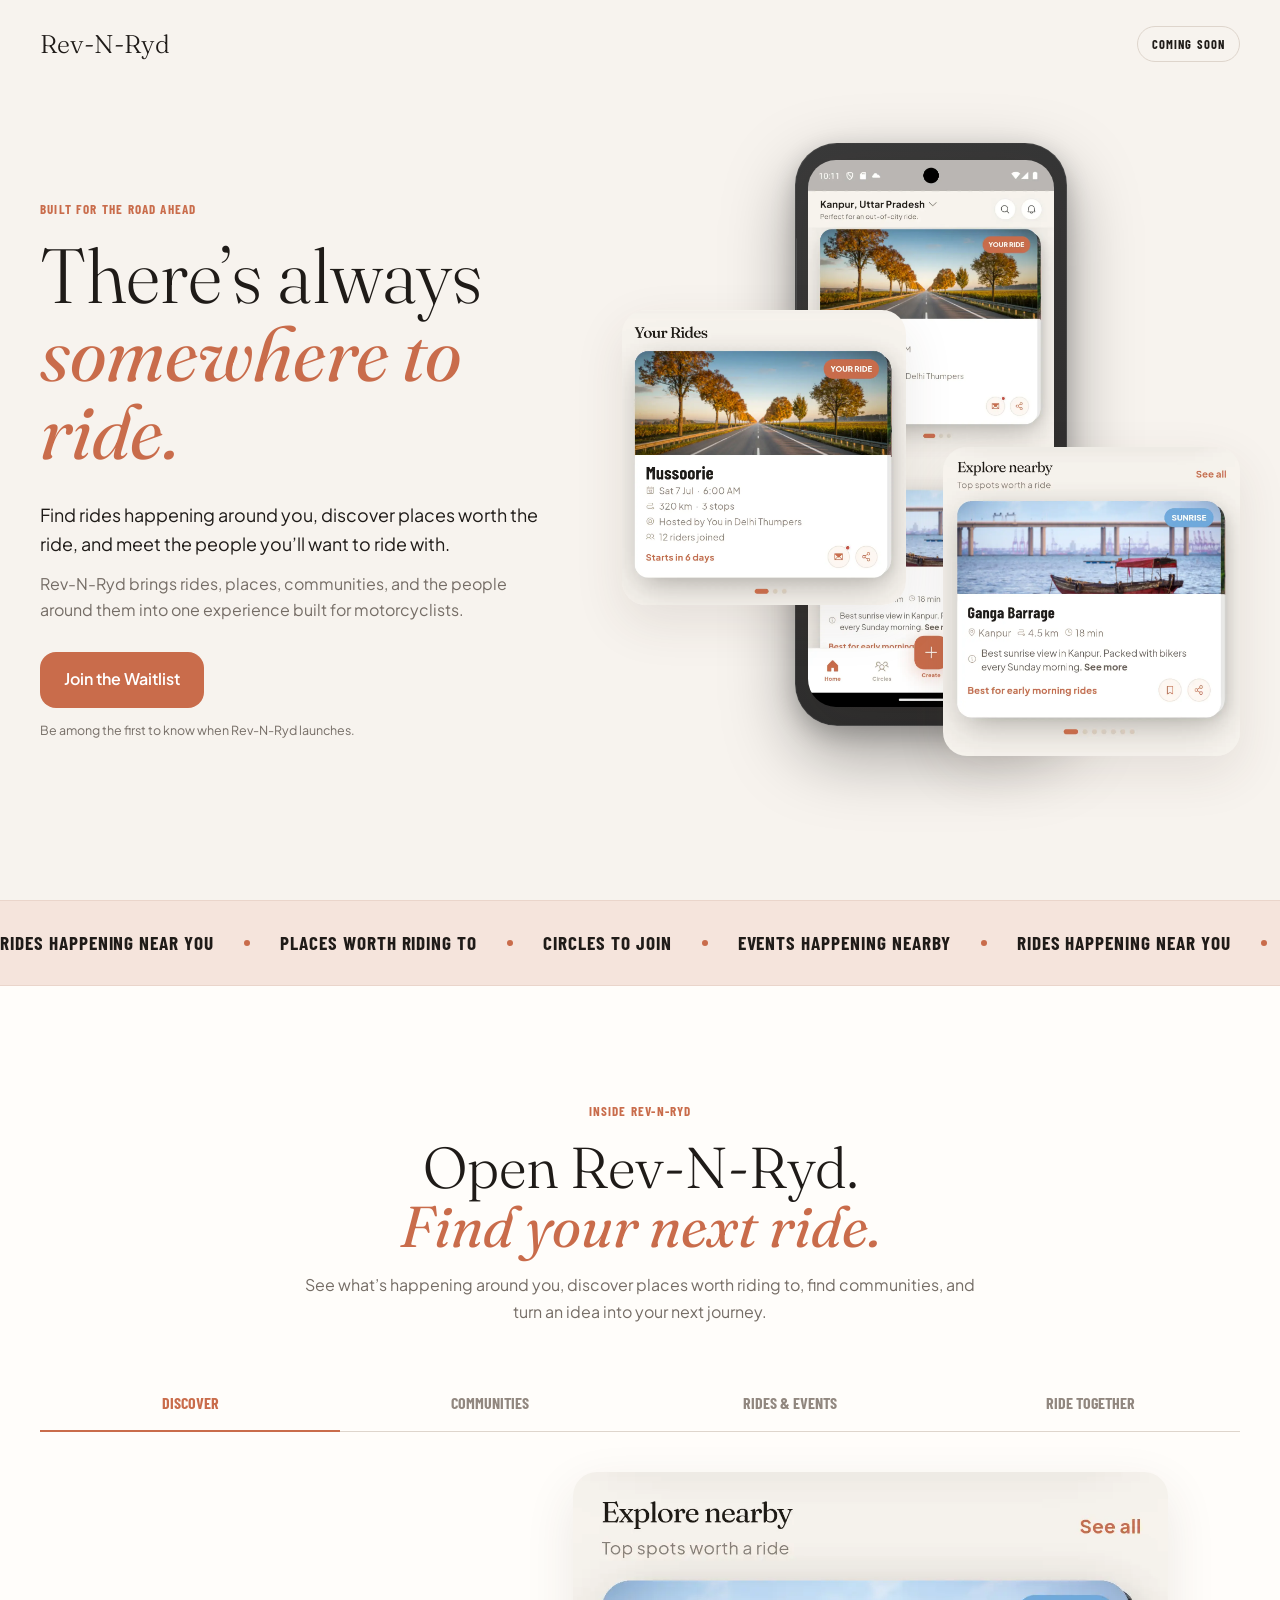
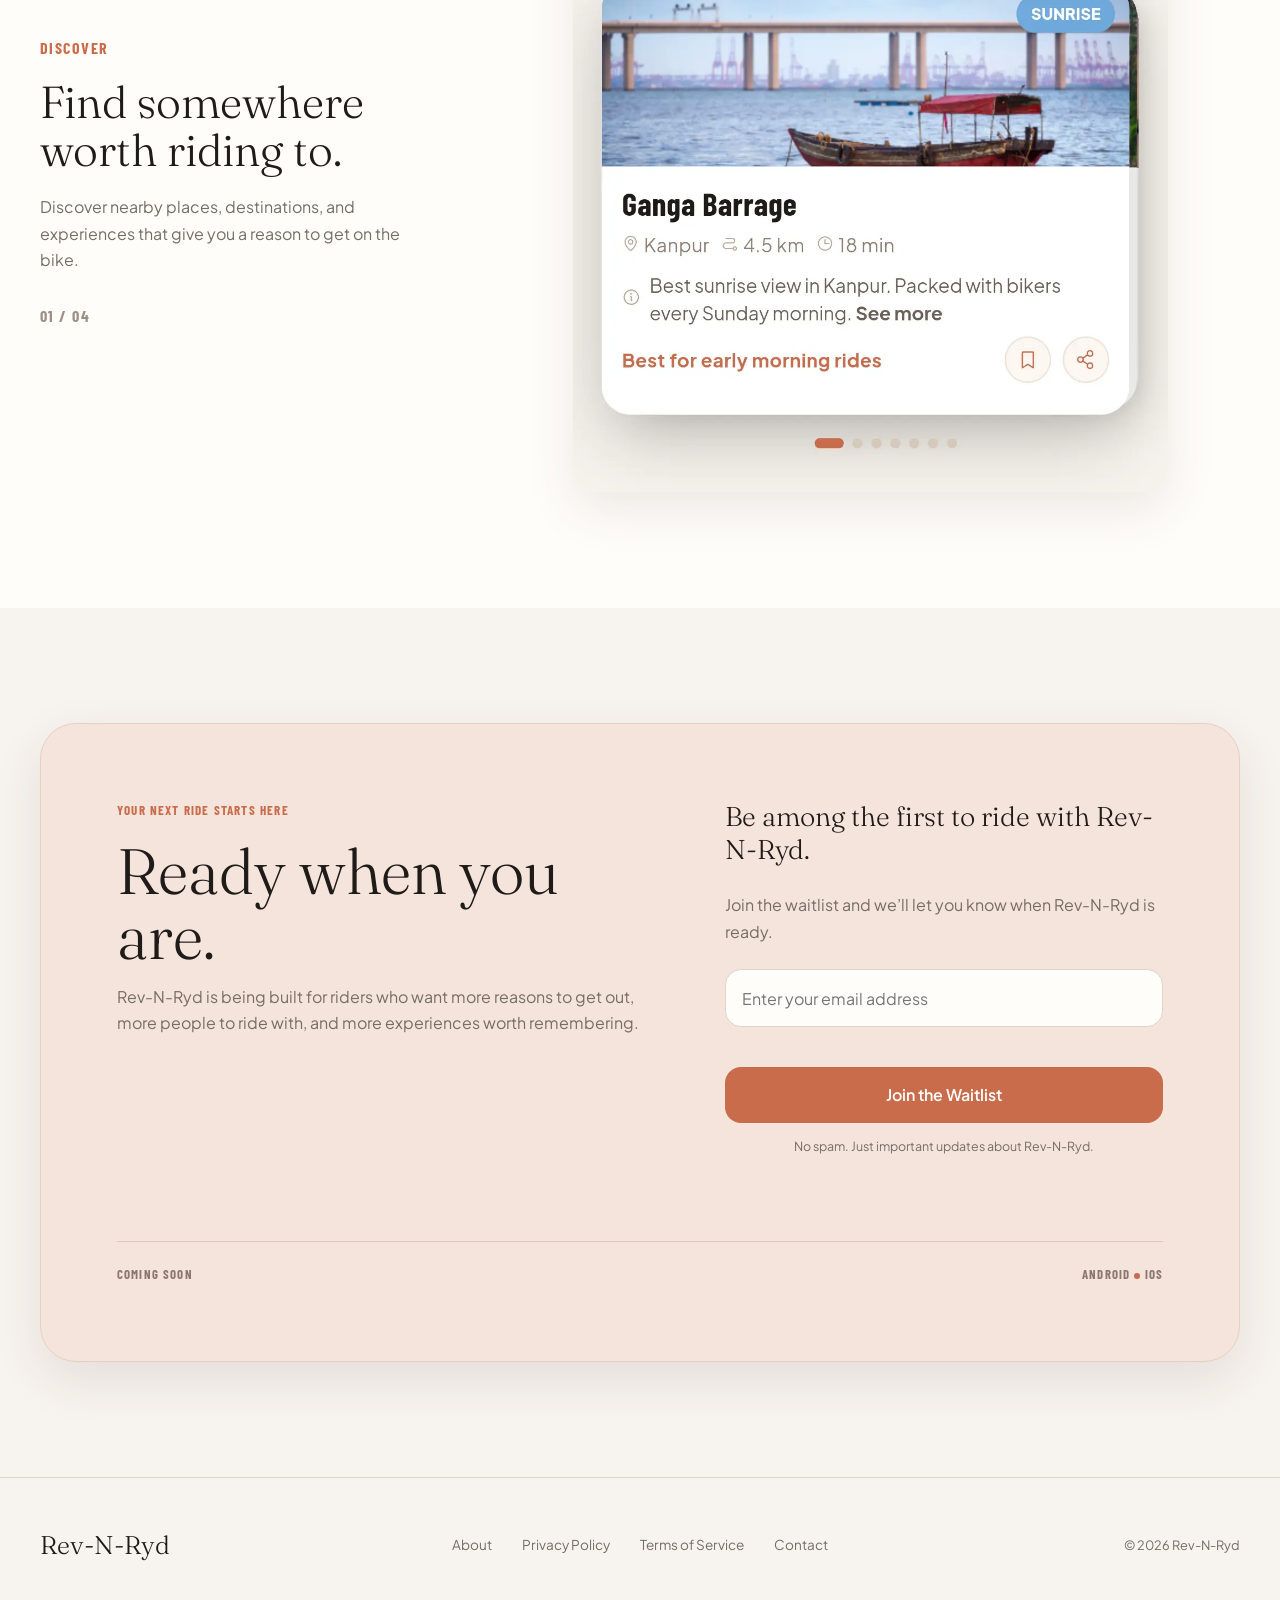
<file: index.html>
<!doctype html>
<html lang="en">
<head>
  <meta charset="utf-8">
  <meta name="viewport" content="width=device-width,initial-scale=1">
  <title>Rev-N-Ryd — Motorcycle Community &amp; Group Riding App</title>
  <link rel="preconnect" href="https://fonts.googleapis.com">
  <link rel="preconnect" href="https://fonts.gstatic.com" crossorigin>
  <link href="https://fonts.googleapis.com/css2?family=Barlow+Condensed:wght@600;700&family=Fraunces:ital,opsz,wght@0,9..144,300;1,9..144,400&family=Plus+Jakarta+Sans:wght@400;500;600&display=swap" rel="stylesheet">
  <link rel="stylesheet" href="css/styles.css?v=20260707-2">
  <script src="js/main.js" defer></script>
<link rel="canonical" href="https://www.revnryd.com/">
<meta name="robots" content="index,follow">
<link rel="icon" href="/assets/icons/favicon.ico" sizes="any">
<link rel="icon" type="image/png" sizes="32x32" href="/assets/icons/favicon-32x32.png">
<link rel="apple-touch-icon" href="/assets/icons/apple-touch-icon.png">
<meta name="description" content="Rev-N-Ryd helps motorcyclists discover rides and places, build communities, plan journeys together, and stay connected on the road.">
<meta property="og:type" content="website">
<meta property="og:site_name" content="Rev-N-Ryd">
<meta property="og:title" content="Rev-N-Ryd — There's always somewhere to ride.">
<meta property="og:description" content="Discover rides, find places worth riding to, meet your community, and stay together on the road.">
<meta property="og:url" content="https://www.revnryd.com/">
<meta property="og:image" content="https://www.revnryd.com/assets/og-image.jpg">
<meta property="og:image:width" content="1200">
<meta property="og:image:height" content="630">
<meta name="twitter:card" content="summary_large_image">
<meta name="twitter:title" content="Rev-N-Ryd — There's always somewhere to ride.">
<meta name="twitter:description" content="Discover rides, find places worth riding to, meet your community, and stay together on the road.">
<meta name="twitter:image" content="https://www.revnryd.com/assets/og-image.jpg">

<script type="application/ld+json">
{
  "@context": "https://schema.org",
  "@graph": [
    {
      "@type": "Organization",
      "@id": "https://www.revnryd.com/#organization",
      "name": "Rev-N-Ryd",
      "alternateName": "RevNryd",
      "url": "https://www.revnryd.com/",
      "logo": {
        "@type": "ImageObject",
        "url": "https://www.revnryd.com/assets/icons/android-chrome-512x512.png"
      },
      "email": "hello@revnryd.com",
      "description": "Rev-N-Ryd is an upcoming motorcycle community and group riding platform."
    },
    {
      "@type": "WebSite",
      "@id": "https://www.revnryd.com/#website",
      "url": "https://www.revnryd.com/",
      "name": "Rev-N-Ryd",
      "alternateName": "RevNryd",
      "publisher": {
        "@id": "https://www.revnryd.com/#organization"
      }
    }
  ]
}
</script>
</head>
<body>
<header class="site-header container">
  <a class="wordmark" href="#top" aria-label="Rev-N-Ryd home">Rev-N-Ryd</a>
  <span class="coming-soon">COMING SOON</span>
</header>

<main id="top">
<section class="hero container">
  <div class="hero-copy reveal">
    <p class="eyebrow">BUILT FOR THE ROAD AHEAD</p>
    <h1>There’s always<br><em>somewhere to ride.</em></h1>
    <p class="hero-lead">Find rides happening around you, discover places worth the ride, and meet the people you’ll want to ride with.</p>
    <p class="hero-secondary">Rev-N-Ryd brings rides, places, communities, and the people around them into one experience built for motorcyclists.</p>
    <a class="button" href="#waitlist">Join the Waitlist</a>
    <p class="microcopy">Be among the first to know when Rev-N-Ryd launches.</p>
  </div>

  <div class="hero-product reveal" aria-label="Rev-N-Ryd product preview">
    <div class="shot-image shot-main home-device-frame"><img class="shot-image shot-main" src="assets/screenshots/home.webp" alt="Rev-N-Ryd home screen" width="921" height="2048" loading="eager" decoding="async" fetchpriority="high"></div>
    <img class="shot-image shot-rides" src="assets/screenshots/your-rides.webp" alt="" aria-hidden="true" width="1072" height="1113" loading="lazy" decoding="async">
    <img class="shot-image shot-explore" src="assets/screenshots/explore-nearby.webp" alt="" aria-hidden="true" width="1075" height="1120" loading="lazy" decoding="async">
  </div>
</section>

<section class="activity-strip" aria-label="What you can discover on Rev-N-Ryd">
  <div class="marquee">
    <div class="marquee-track">
      <div class="marquee-group">
        <span>RIDES HAPPENING NEAR YOU</span><i></i><span>PLACES WORTH RIDING TO</span><i></i><span>CIRCLES TO JOIN</span><i></i><span>EVENTS HAPPENING NEARBY</span><i></i>
      </div>
      <div class="marquee-group" aria-hidden="true">
        <span>RIDES HAPPENING NEAR YOU</span><i></i><span>PLACES WORTH RIDING TO</span><i></i><span>CIRCLES TO JOIN</span><i></i><span>EVENTS HAPPENING NEARBY</span><i></i>
      </div>
    </div>
  </div>
</section>

<section class="product-section section reveal" id="product">
  <div class="container">
    <div class="section-intro">
      <p class="eyebrow">INSIDE REV-N-RYD</p>
      <h2>Open Rev-N-Ryd.<br><em>Find your next ride.</em></h2>
      <p>See what’s happening around you, discover places worth riding to, find communities, and turn an idea into your next journey.</p>
    </div>

    <div class="tabs-wrap">
      <div class="tabs" role="tablist" aria-label="Rev-N-Ryd product experiences">
        <button role="tab" aria-selected="true" data-index="0">DISCOVER</button>
        <button role="tab" aria-selected="false" data-index="1">COMMUNITIES</button>
        <button role="tab" aria-selected="false" data-index="2">RIDES &amp; EVENTS</button>
        <button role="tab" aria-selected="false" data-index="3">RIDE TOGETHER</button>
      </div>
    </div>

    <div class="product-stage" role="tabpanel" tabindex="0">
      <div class="product-copy">
        <p class="product-label">DISCOVER</p>
        <h3>Find somewhere worth riding to.</h3>
        <p class="product-description">Discover nearby places, destinations, and experiences that give you a reason to get on the bike.</p>
        <p class="counter">01 / 04</p>
      </div>
      <div class="product-media"><img class="product-shot" src="assets/screenshots/explore-nearby.webp" alt="Explore Nearby in Rev-N-Ryd" width="1075" height="1120" loading="lazy" decoding="async"></div>
    </div>
  </div>
</section>

<section class="waitlist-section section reveal" id="waitlist">
  <div class="container">
    <div class="waitlist-card">
      <div>
        <p class="eyebrow">YOUR NEXT RIDE STARTS HERE</p>
        <h2>Ready when you are.</h2>
        <p>Rev-N-Ryd is being built for riders who want more reasons to get out, more people to ride with, and more experiences worth remembering.</p>
      </div>
      <div class="signup-area">
        <div id="formContent">
          <h3>Be among the first to ride with Rev-N-Ryd.</h3>
          <p>Join the waitlist and we’ll let you know when Rev-N-Ryd is ready.</p>
          <form id="waitlistForm" novalidate>
            <label class="sr-only" for="email">Email address</label>
            <input id="email" name="email" type="email" autocomplete="email" placeholder="Enter your email address" aria-describedby="emailError">
            <p class="error" id="emailError"></p>
            <button class="button" type="submit">Join the Waitlist</button>
          </form>
          <p class="privacy">No spam. Just important updates about Rev-N-Ryd.</p>
        </div>
        <div class="success" id="successState" aria-live="polite" hidden>
          <span class="success-mark" aria-hidden="true">✓</span>
          <h3>You’re on the list.</h3>
          <p>We’ll let you know when Rev-N-Ryd is ready to ride.</p>
        </div>
      </div>
      <div class="launch-row"><span>COMING SOON</span><span>ANDROID <i></i> IOS</span></div>
    </div>
  </div>
</section>
</main>

<footer class="site-footer">
  <div class="container footer-row">
    <a class="wordmark" href="#top">Rev-N-Ryd</a>
    <nav aria-label="Footer links"><a href="/about.html">About</a><a href="/privacy.html" >Privacy Policy</a><a href="/terms.html" >Terms of Service</a><a href="mailto:hello@revnryd.com" >Contact</a></nav>
    <p>© 2026 Rev-N-Ryd</p>
  </div>
</footer>
</body>
</html>
</file>
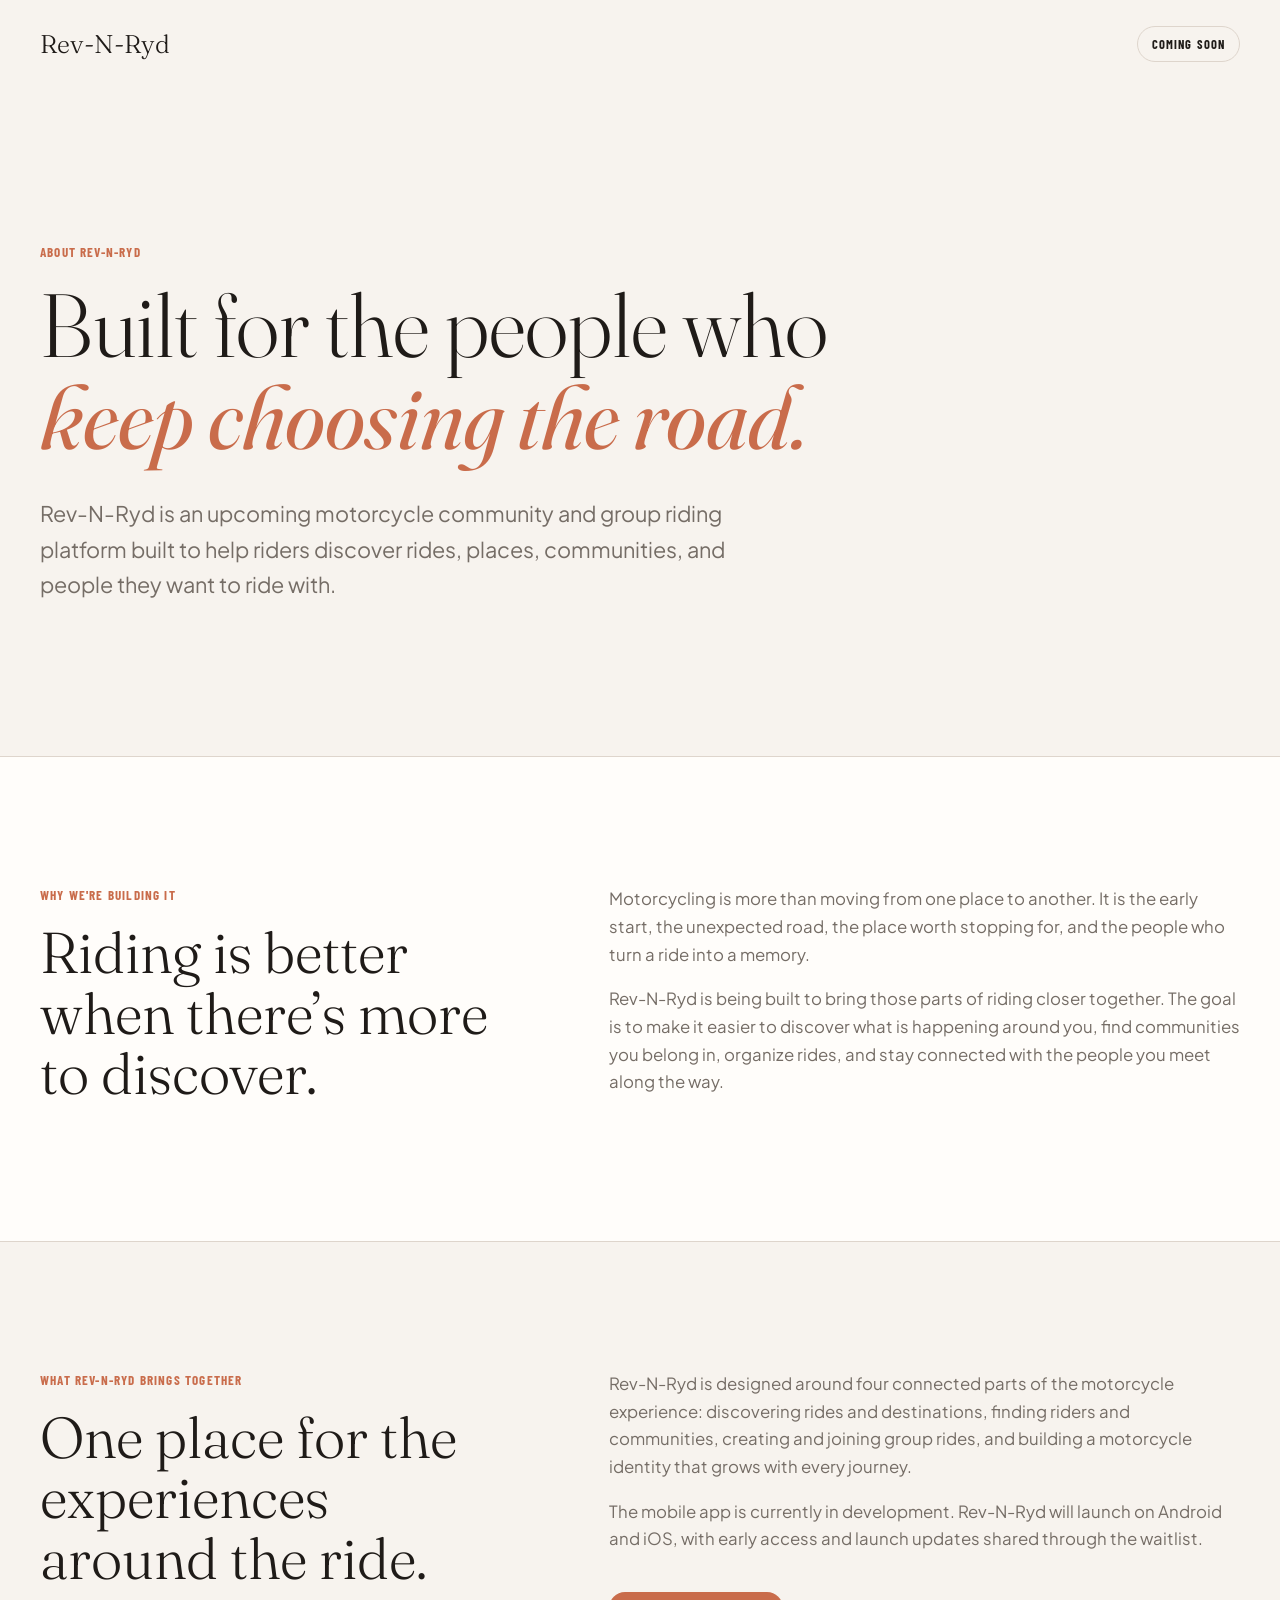
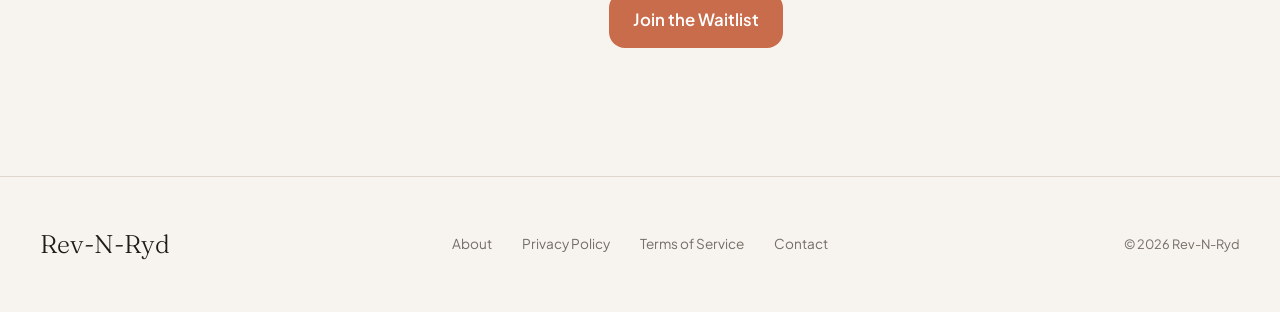
<file: about.html>
<!doctype html>
<html lang="en">
<head>
  <meta charset="utf-8">
  <meta name="viewport" content="width=device-width,initial-scale=1">
  <title>About Rev-N-Ryd — Built for Motorcyclists</title>
  <meta name="description" content="Learn about Rev-N-Ryd, an upcoming motorcycle community and group riding platform built to help riders discover rides, places, communities, and people to ride with.">
  <meta name="robots" content="index,follow">
  <link rel="canonical" href="https://www.revnryd.com/about.html">
  <link rel="preconnect" href="https://fonts.googleapis.com">
  <link rel="preconnect" href="https://fonts.gstatic.com" crossorigin>
  <link href="https://fonts.googleapis.com/css2?family=Barlow+Condensed:wght@600;700&family=Fraunces:ital,opsz,wght@0,9..144,300;1,9..144,400&family=Plus+Jakarta+Sans:wght@400;500;600&display=swap" rel="stylesheet">
  <link rel="stylesheet" href="css/styles.css?v=20260707-3">
  <link rel="icon" href="/assets/icons/favicon.ico" sizes="any">
  <link rel="icon" type="image/png" sizes="32x32" href="/assets/icons/favicon-32x32.png">
  <link rel="apple-touch-icon" href="/assets/icons/apple-touch-icon.png">
  <meta property="og:type" content="website">
  <meta property="og:site_name" content="Rev-N-Ryd">
  <meta property="og:title" content="About Rev-N-Ryd — Built for Motorcyclists">
  <meta property="og:description" content="Rev-N-Ryd is an upcoming motorcycle community and group riding platform built around rides, places, communities, and the people who make them matter.">
  <meta property="og:url" content="https://www.revnryd.com/about.html">
  <meta property="og:image" content="https://www.revnryd.com/assets/og-image.jpg">
  <meta name="twitter:card" content="summary_large_image">
  <meta name="twitter:title" content="About Rev-N-Ryd — Built for Motorcyclists">
  <meta name="twitter:description" content="An upcoming motorcycle community and group riding platform built to help riders find more reasons and more people to ride with.">
  <meta name="twitter:image" content="https://www.revnryd.com/assets/og-image.jpg">
<script type="application/ld+json">
{
  "@context": "https://schema.org",
  "@type": "AboutPage",
  "@id": "https://www.revnryd.com/about.html#webpage",
  "url": "https://www.revnryd.com/about.html",
  "name": "About Rev-N-Ryd",
  "isPartOf": {
    "@id": "https://www.revnryd.com/#website"
  },
  "about": {
    "@id": "https://www.revnryd.com/#organization"
  }
}
</script>
</head>
<body>
<header class="site-header container">
  <a class="wordmark" href="/" aria-label="Rev-N-Ryd home">Rev-N-Ryd</a>
  <span class="coming-soon">COMING SOON</span>
</header>
<main>
  <section class="about-hero container">
    <p class="eyebrow">ABOUT REV-N-RYD</p>
    <h1>Built for the people who<br><em>keep choosing the road.</em></h1>
    <p class="about-lead">Rev-N-Ryd is an upcoming motorcycle community and group riding platform built to help riders discover rides, places, communities, and people they want to ride with.</p>
  </section>
  <section class="about-section">
    <div class="container about-grid">
      <div><p class="eyebrow">WHY WE'RE BUILDING IT</p><h2>Riding is better when there’s more to discover.</h2></div>
      <div class="about-copy"><p>Motorcycling is more than moving from one place to another. It is the early start, the unexpected road, the place worth stopping for, and the people who turn a ride into a memory.</p><p>Rev-N-Ryd is being built to bring those parts of riding closer together. The goal is to make it easier to discover what is happening around you, find communities you belong in, organize rides, and stay connected with the people you meet along the way.</p></div>
    </div>
  </section>
  <section class="about-section about-section-alt">
    <div class="container about-grid">
      <div><p class="eyebrow">WHAT REV-N-RYD BRINGS TOGETHER</p><h2>One place for the experiences around the ride.</h2></div>
      <div class="about-copy"><p>Rev-N-Ryd is designed around four connected parts of the motorcycle experience: discovering rides and destinations, finding riders and communities, creating and joining group rides, and building a motorcycle identity that grows with every journey.</p><p>The mobile app is currently in development. Rev-N-Ryd will launch on Android and iOS, with early access and launch updates shared through the waitlist.</p><a class="button" href="/#waitlist">Join the Waitlist</a></div>
    </div>
  </section>
</main>
<footer class="site-footer">
  <div class="container footer-row">
    <a class="wordmark" href="/">Rev-N-Ryd</a>
    <nav aria-label="Footer links"><a href="/about.html">About</a><a href="/privacy.html">Privacy Policy</a><a href="/terms.html">Terms of Service</a><a href="mailto:hello@revnryd.com">Contact</a></nav>
    <p>© 2026 Rev-N-Ryd</p>
  </div>
</footer>
</body>
</html>
</file>
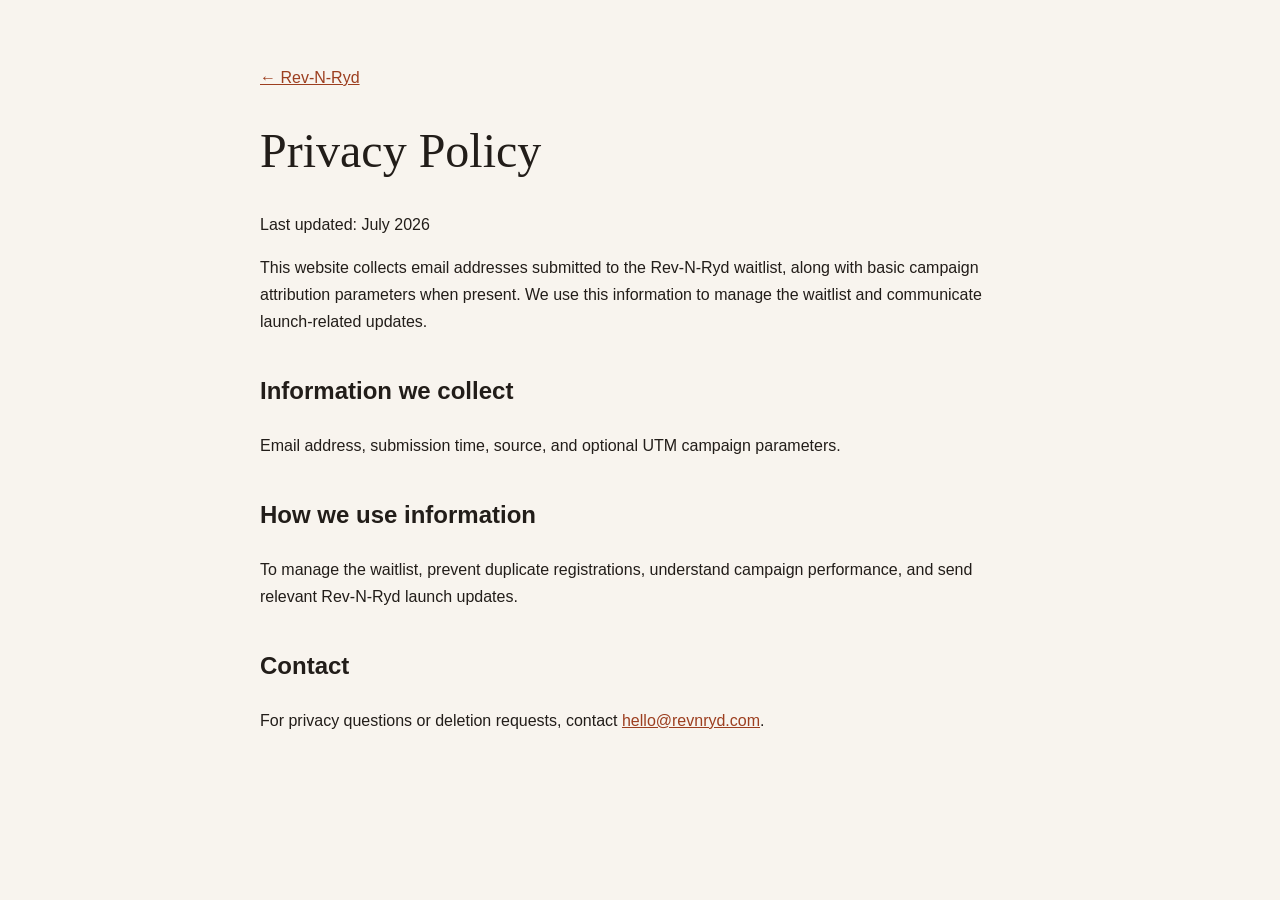
<file: privacy.html>
<!doctype html><html lang="en"><head><meta charset="utf-8"><meta name="viewport" content="width=device-width,initial-scale=1"><title>Privacy Policy | Rev-N-Ryd</title><meta name="robots" content="index,follow"><link rel="canonical" href="https://www.revnryd.com/privacy.html"><link rel="icon" href="/assets/icons/favicon.ico"><style>body{margin:0;background:#f8f4ee;color:#221d19;font:16px/1.7 Arial,sans-serif}main{max-width:760px;margin:auto;padding:64px 24px}a{color:#9c3e1f}h1{font:48px Georgia,serif}h2{margin-top:36px}</style></head><body><main><a href="/">← Rev-N-Ryd</a><h1>Privacy Policy</h1><p>Last updated: July 2026</p><p>This website collects email addresses submitted to the Rev-N-Ryd waitlist, along with basic campaign attribution parameters when present. We use this information to manage the waitlist and communicate launch-related updates.</p><h2>Information we collect</h2><p>Email address, submission time, source, and optional UTM campaign parameters.</p><h2>How we use information</h2><p>To manage the waitlist, prevent duplicate registrations, understand campaign performance, and send relevant Rev-N-Ryd launch updates.</p><h2>Contact</h2><p>For privacy questions or deletion requests, contact <a href="mailto:hello@revnryd.com">hello@revnryd.com</a>.</p></main></body></html>
</file>
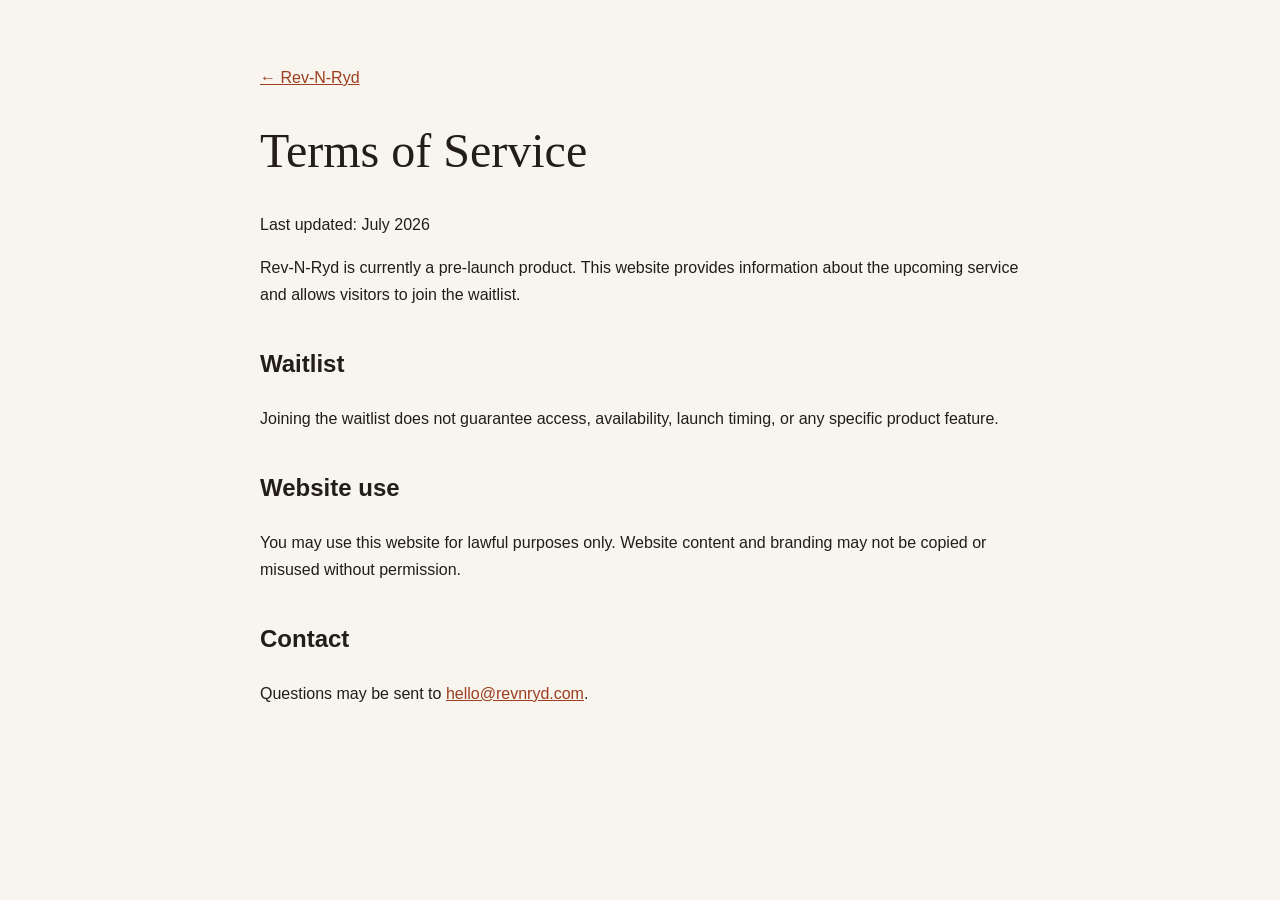
<file: terms.html>
<!doctype html><html lang="en"><head><meta charset="utf-8"><meta name="viewport" content="width=device-width,initial-scale=1"><title>Terms of Service | Rev-N-Ryd</title><meta name="robots" content="index,follow"><link rel="canonical" href="https://www.revnryd.com/terms.html"><link rel="icon" href="/assets/icons/favicon.ico"><style>body{margin:0;background:#f8f4ee;color:#221d19;font:16px/1.7 Arial,sans-serif}main{max-width:760px;margin:auto;padding:64px 24px}a{color:#9c3e1f}h1{font:48px Georgia,serif}h2{margin-top:36px}</style></head><body><main><a href="/">← Rev-N-Ryd</a><h1>Terms of Service</h1><p>Last updated: July 2026</p><p>Rev-N-Ryd is currently a pre-launch product. This website provides information about the upcoming service and allows visitors to join the waitlist.</p><h2>Waitlist</h2><p>Joining the waitlist does not guarantee access, availability, launch timing, or any specific product feature.</p><h2>Website use</h2><p>You may use this website for lawful purposes only. Website content and branding may not be copied or misused without permission.</p><h2>Contact</h2><p>Questions may be sent to <a href="mailto:hello@revnryd.com">hello@revnryd.com</a>.</p></main></body></html>
</file>
<file: css/styles.css>
:root{--sand:#f7f3ee;--terra:#c96c4b;--terra-dark:#ad573b;--ink:#1f1b18;--muted:#756d66;--line:#ded5cc;--surface:#fffdfa;--peach:#f5e4dc;--max:1200px;--shadow:0 18px 50px rgba(65,45,35,.10)}
*{box-sizing:border-box}html{scroll-behavior:smooth}body{margin:0;background:var(--sand);color:var(--ink);font-family:"Plus Jakarta Sans",sans-serif;line-height:1.65}button,input{font:inherit}a{color:inherit}.container{width:min(calc(100% - 48px),var(--max));margin-inline:auto}.site-header{height:88px;display:flex;align-items:center;justify-content:space-between}.wordmark{font-family:Fraunces,serif;font-weight:300;font-size:clamp(1.55rem,2vw,2rem);text-decoration:none}.coming-soon,.eyebrow,.product-label,.counter,.launch-row,.tabs{font-family:"Barlow Condensed",sans-serif;font-weight:700;letter-spacing:.09em}.coming-soon{font-size:.78rem;padding:7px 14px;border:1px solid var(--line);border-radius:999px}.hero{min-height:calc(100svh - 88px);display:grid;grid-template-columns:minmax(0,.9fr) minmax(420px,1.1fr);gap:clamp(40px,6vw,90px);align-items:center;padding-block:48px 84px}.eyebrow{color:var(--terra);font-size:.82rem;margin:0 0 16px}.hero h1,.section-intro h2,.waitlist-card h2{font-family:Fraunces,serif;font-weight:300;line-height:1.02;margin:0}.hero h1{font-size:clamp(3.5rem,6vw,5.2rem)}em{font-weight:400;color:var(--terra)}.hero-lead{font-size:clamp(1.05rem,1.4vw,1.2rem);max-width:590px;margin:28px 0 12px}.hero-secondary{max-width:560px;color:var(--muted);margin:0 0 28px}.button{display:inline-flex;justify-content:center;align-items:center;min-height:56px;padding:0 24px;border:0;border-radius:16px;background:var(--terra);color:white;font-weight:600;text-decoration:none;cursor:pointer;transition:transform .18s ease,box-shadow .18s ease,background-color .18s ease}.button:hover{transform:translateY(-2px);box-shadow:0 10px 24px rgba(201,108,75,.25);background:var(--terra-dark)}.microcopy,.privacy{font-size:.78rem;color:var(--muted)}.hero-product{position:relative;width:min(100%,620px);aspect-ratio:1/1;margin-inline:auto}.shot-placeholder{display:grid;place-items:center;text-align:center;background:var(--surface);border:1px dashed #cbbeb3;border-radius:24px;box-shadow:var(--shadow);color:#9a8e85;font-family:"Barlow Condensed",sans-serif;font-weight:700;letter-spacing:.06em}.shot-main{position:absolute;width:52%;height:92%;left:24%;top:2%}.shot-rides{position:absolute;width:48%;aspect-ratio:1.8/1;left:0;top:28%}.shot-explore{position:absolute;width:52%;aspect-ratio:1.8/1;right:0;bottom:12%}.activity-strip{overflow:hidden;background:var(--peach);border-block:1px solid #ead5cb}.marquee-track{display:flex;width:max-content;animation:marquee 34s linear infinite}.marquee-group{height:84px;display:flex;align-items:center;gap:30px;padding-right:30px;white-space:nowrap;font-family:"Barlow Condensed",sans-serif;font-size:1.2rem;font-weight:700;letter-spacing:.05em}.marquee-group i,.launch-row i{width:6px;height:6px;background:var(--terra);border-radius:50%;display:inline-block}@keyframes marquee{to{transform:translateX(-50%)}}.activity-strip:hover .marquee-track{animation-play-state:paused}.section{padding-block:clamp(80px,9vw,120px)}.product-section{background:var(--surface)}.section-intro{text-align:center;max-width:680px;margin:0 auto 50px}.section-intro h2{font-size:clamp(2.7rem,4.5vw,4.2rem)}.section-intro>p:last-child{color:var(--muted)}.tabs-wrap{overflow-x:auto}.tabs{min-width:620px;display:grid;grid-template-columns:repeat(4,1fr);border-bottom:1px solid var(--line)}.tabs button{position:relative;border:0;background:none;padding:15px 10px;color:#91877f;cursor:pointer;font:inherit}.tabs button[aria-selected=true]{color:var(--terra)}.tabs button[aria-selected=true]::after{content:"";position:absolute;height:2px;left:0;right:0;bottom:-1px;background:var(--terra)}.product-stage{display:grid;grid-template-columns:minmax(260px,.35fr) minmax(0,.65fr);gap:64px;align-items:center;min-height:520px;padding-top:40px;overflow:hidden}.product-copy,.product-shot{transition:opacity .48s ease,transform .48s ease}.product-copy h3{font-family:Fraunces,serif;font-weight:300;font-size:clamp(2.2rem,3.5vw,3.2rem);line-height:1.08;margin:8px 0 20px}.product-description{color:var(--muted);max-width:390px}.product-label{color:var(--terra)}.counter{color:#9a8e85;margin-top:30px}.product-shot{width:100%;aspect-ratio:16/10}.is-leaving{opacity:0;transform:translateX(-48px)}.is-entering{opacity:0;transform:translateX(48px)}.waitlist-card{display:grid;grid-template-columns:1.1fr .9fr;gap:72px;background:var(--peach);border:1px solid #e8cfc4;border-radius:36px;padding:clamp(44px,6vw,76px);box-shadow:var(--shadow)}.waitlist-card h2{font-size:clamp(3rem,5vw,4.5rem)}.waitlist-card>div:first-child>p:last-child,.signup-area>div>p{color:var(--muted)}.signup-area h3{font-family:Fraunces,serif;font-weight:300;font-size:1.7rem;line-height:1.2;margin-top:0}form{display:grid;gap:10px;margin-top:24px}input{width:100%;height:58px;border:1px solid var(--line);border-radius:16px;background:var(--surface);padding:0 16px;outline:none}input:focus{border-color:var(--terra);box-shadow:0 0 0 3px rgba(201,108,75,.18)}.error{min-height:20px;margin:0;color:#9e3f2c;font-size:.8rem}.privacy{text-align:center}.success{text-align:center}.success-mark{display:inline-grid;place-items:center;width:40px;height:40px;border-radius:50%;background:var(--terra);color:white;font-weight:700}.launch-row{grid-column:1/-1;border-top:1px solid #dfc7bc;padding-top:22px;display:flex;justify-content:space-between;color:#8b776e;font-size:.8rem}.site-footer{border-top:1px solid var(--line);padding-block:44px}.footer-row{display:grid;grid-template-columns:1fr auto 1fr;align-items:center;gap:30px}.footer-row nav{display:flex;gap:30px}.footer-row nav a{color:var(--muted);font-size:.85rem;text-decoration:none}.footer-row nav a:hover{color:var(--terra)}.footer-row p{justify-self:end;color:var(--muted);font-size:.8rem}.sr-only{position:absolute;width:1px;height:1px;padding:0;margin:-1px;overflow:hidden;clip:rect(0,0,0,0);white-space:nowrap;border:0}.reveal{opacity:1}
@media(max-width:900px){.hero{grid-template-columns:1fr;min-height:auto;padding-top:50px}.hero-copy{max-width:700px}.hero-product{width:min(100%,580px);margin-top:20px}.product-stage{grid-template-columns:1fr;gap:34px;min-height:0}.product-copy{max-width:650px}.waitlist-card{grid-template-columns:1fr;gap:42px}.footer-row{grid-template-columns:1fr;justify-items:center;text-align:center}.footer-row p{justify-self:center}.launch-row{grid-column:auto}}
@media(max-width:600px){.container{width:min(calc(100% - 32px),var(--max))}.site-header{height:72px}.hero{padding-block:34px 64px}.hero h1{font-size:clamp(3rem,14vw,4.3rem)}.hero-product{aspect-ratio:1/1.12}.shot-main{width:60%;left:20%}.shot-rides{width:54%;top:30%}.shot-explore{width:58%;bottom:10%}.marquee-group{height:70px;font-size:1.05rem}.section{padding-block:72px}.section-intro{text-align:left;margin-bottom:38px}.tabs{min-width:540px}.product-stage{padding-top:30px}.product-shot{aspect-ratio:4/3}.waitlist-card{padding:34px 24px;border-radius:28px}.launch-row{gap:20px}.footer-row nav{flex-wrap:wrap;justify-content:center;gap:16px 24px}}
@media(prefers-reduced-motion:reduce){html{scroll-behavior:auto}.marquee-track{animation:none}.button,.product-copy,.product-shot{transition:none}}

.shot-image{display:block;object-fit:cover;border-radius:24px;box-shadow:var(--shadow)}
.shot-main{object-fit:contain;background:transparent}
.product-shot{display:block;width:100%;aspect-ratio:16/10;object-fit:contain;object-position:center;background:var(--surface);border:1px solid var(--line);border-radius:24px;box-shadow:var(--shadow)}

/* Ratio-aware screenshot layout */
.hero-product{aspect-ratio:auto;height:clamp(560px,52vw,720px);overflow:visible}
.shot-image{height:auto;object-fit:contain;background:transparent}
.shot-main{width:44%;height:auto;left:28%;top:0;z-index:1}
.shot-rides{width:46%;height:auto;aspect-ratio:auto;left:0;top:25%;z-index:2}
.shot-explore{width:48%;height:auto;aspect-ratio:auto;right:0;bottom:8%;z-index:3}
.product-stage{overflow:visible}
.product-media{display:flex;align-items:center;justify-content:center;width:100%;min-width:0;min-height:620px;transition:height .48s ease}
.product-shot{width:auto;max-width:100%;height:auto;max-height:620px;aspect-ratio:auto;object-fit:contain;background:transparent;border:0}
@media(max-width:900px){.hero-product{height:clamp(520px,88vw,680px)}.shot-main{width:42%;left:29%}.shot-rides{width:45%;top:24%}.shot-explore{width:47%;bottom:7%}.product-copy{min-height:310px}.product-shot{max-height:680px}.product-media{min-height:680px}}
@media(max-width:600px){.hero-product{height:clamp(390px,112vw,540px)}.shot-main{width:48%;left:26%}.shot-rides{width:52%;top:25%}.shot-explore{width:54%;bottom:5%}.product-shot{max-width:100%;max-height:520px}.product-media{min-height:520px}}

.button:disabled{opacity:.65;cursor:not-allowed;transform:none;box-shadow:none}


/* Home hero screenshot: device treatment preserving original hero geometry */
.home-device-frame{
  box-sizing:border-box;
  position:relative;
  background:linear-gradient(145deg,#3a3a3a 0%,#2a2a2a 100%);
  padding:16px 12px 18px;
  border:1px solid rgba(255,255,255,.08);
  border-radius:42px;
  box-shadow:0 28px 70px rgba(0,0,0,.35),0 8px 24px rgba(0,0,0,.2);
  overflow:hidden;
  line-height:0;
}
.home-device-frame::before,
.home-device-frame::after{
  content:"";
  position:absolute;
  left:-2px;
  background:#4a4a4a;
  z-index:4;
}
.home-device-frame::before{
  top:94px;
  width:3px;
  height:72px;
  border-radius:999px;
}
.home-device-frame::after{
  top:132px;
  width:3px;
  height:48px;
  border-radius:999px;
}
.home-device-frame > img[src$="home.webp"]{
  position:static !important;
  inset:auto !important;
  transform:none !important;
  display:block;
  width:100% !important;
  height:auto !important;
  max-width:none !important;
  border-radius:28px;
  object-fit:contain;
}
@media(max-width:640px){
  .home-device-frame{padding:12px 10px 14px;border-radius:34px}
  .home-device-frame::before{top:86px;width:2px;height:62px}
  .home-device-frame::after{top:120px;width:2px;height:38px}
  .home-device-frame > img[src$="home.webp"]{border-radius:24px}
}

/* About page */
.about-hero{padding-block:clamp(90px,12vw,170px);max-width:var(--max)}
.about-hero h1{font-family:Fraunces,serif;font-weight:300;font-size:clamp(3.4rem,7vw,6.4rem);line-height:1.02;margin:0;max-width:1000px}
.about-lead{font-size:clamp(1.1rem,1.7vw,1.35rem);max-width:760px;margin:34px 0 0;color:var(--muted)}
.about-section{padding-block:clamp(80px,10vw,130px);border-top:1px solid var(--line);background:var(--surface)}
.about-section-alt{background:var(--sand)}
.about-grid{display:grid;grid-template-columns:minmax(0,.85fr) minmax(0,1.15fr);gap:clamp(48px,8vw,120px);align-items:start}
.about-grid h2{font-family:Fraunces,serif;font-weight:300;font-size:clamp(2.5rem,4.5vw,4.2rem);line-height:1.05;margin:0}
.about-copy{font-size:1.05rem;color:var(--muted);max-width:680px}
.about-copy p:first-child{margin-top:0}
.about-copy .button{margin-top:22px;color:white}
@media(max-width:800px){.about-grid{grid-template-columns:1fr}.about-hero{padding-block:72px 96px}}
</file>
